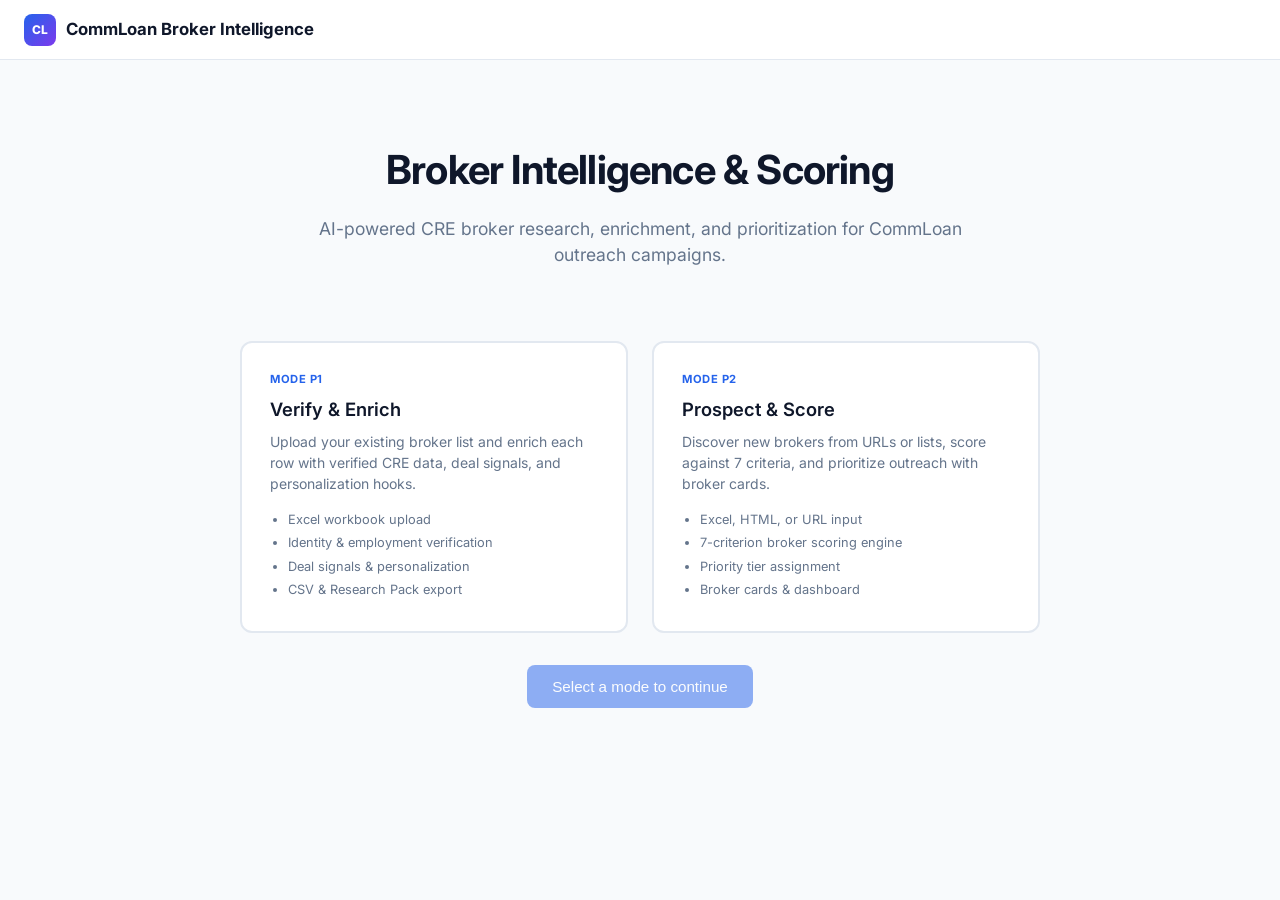
<file: index.html>
<!DOCTYPE html>
<html lang="en">
<head>
  <meta charset="UTF-8" />
  <meta name="viewport" content="width=device-width, initial-scale=1.0" />
  <title>CommLoan Broker Intelligence</title>
  <link rel="preconnect" href="https://fonts.googleapis.com" />
  <link href="https://fonts.googleapis.com/css2?family=Inter:wght@400;500;600;700;800&display=swap" rel="stylesheet" />
  <link rel="stylesheet" href="css/styles.css" />
</head>
<body>
  <div class="app-shell">
    <header class="site-header" id="site-header"></header>
    <main class="main-content">
      <section class="hero">
        <h1>Broker Intelligence &amp; Scoring</h1>
        <p>AI-powered CRE broker research, enrichment, and prioritization for CommLoan outreach campaigns.</p>
      </section>

      <div class="mode-cards" id="mode-cards">
        <div class="mode-card" data-mode="p1" id="mode-p1">
          <div class="mode-label">Mode P1</div>
          <h3>Verify &amp; Enrich</h3>
          <p>Upload your existing broker list and enrich each row with verified CRE data, deal signals, and personalization hooks.</p>
          <ul>
            <li>Excel workbook upload</li>
            <li>Identity &amp; employment verification</li>
            <li>Deal signals &amp; personalization</li>
            <li>CSV &amp; Research Pack export</li>
          </ul>
        </div>
        <div class="mode-card" data-mode="p2" id="mode-p2">
          <div class="mode-label">Mode P2</div>
          <h3>Prospect &amp; Score</h3>
          <p>Discover new brokers from URLs or lists, score against 7 criteria, and prioritize outreach with broker cards.</p>
          <ul>
            <li>Excel, HTML, or URL input</li>
            <li>7-criterion broker scoring engine</li>
            <li>Priority tier assignment</li>
            <li>Broker cards &amp; dashboard</li>
          </ul>
        </div>
      </div>

      <div class="text-center">
        <button class="btn btn-primary btn-lg" id="btn-start" disabled>Select a mode to continue</button>
      </div>
    </main>
  </div>

  <div class="demo-overlay hidden" id="demo-overlay">
    <div class="demo-modal">
      <h2>Enter Demo</h2>
      <p>Prototype mode — no credentials required. Click below to start the interactive demo.</p>
      <button class="btn btn-primary" style="width:100%" id="btn-enter-demo">Enter Demo →</button>
    </div>
  </div>

  <script src="js/data.js"></script>
  <script src="js/prospects-data.js"></script>
  <script src="js/scoring.js"></script>
  <script src="js/app.js"></script>
  <script>
    renderHeader("index.html");

    let selectedMode = AppState.getMode();
    const cards = document.querySelectorAll(".mode-card");
    const btnStart = document.getElementById("btn-start");
    const overlay = document.getElementById("demo-overlay");

    function selectMode(mode) {
      selectedMode = mode;
      cards.forEach((c) => c.classList.toggle("selected", c.dataset.mode === mode));
      btnStart.disabled = false;
      btnStart.textContent = mode === "p2" ? "Start P2 — Prospect & Score →" : "Start P1 — Verify & Enrich →";
    }

    if (selectedMode) selectMode(selectedMode);

    cards.forEach((card) => {
      card.addEventListener("click", () => selectMode(card.dataset.mode));
    });

    btnStart.addEventListener("click", () => {
      if (!selectedMode) return;
      AppState.setMode(selectedMode);
      if (!AppState.isDemo()) {
        overlay.classList.remove("hidden");
      } else {
        window.location.href = "input.html";
      }
    });

    document.getElementById("btn-enter-demo").addEventListener("click", () => {
      AppState.enterDemo();
      AppState.set({ extracted: null, brokers: null, previewApproved: false, processingComplete: false, inputType: "excel" });
      overlay.classList.add("hidden");
      window.location.href = "input.html";
    });

    if (AppState.isDemo() && selectedMode) {
      btnStart.textContent = "Continue to Input →";
    }
  </script>
</body>
</html>
</file>
<file: css/styles.css>
/* CommLoan Broker Intelligence — HTML Prototype */

:root {
  --bg: #f8fafc;
  --surface: #ffffff;
  --border: #e2e8f0;
  --text: #0f172a;
  --text-muted: #64748b;
  --primary: #2563eb;
  --primary-hover: #1d4ed8;
  --primary-light: #eff6ff;
  --success: #059669;
  --success-bg: #ecfdf5;
  --warning: #d97706;
  --warning-bg: #fffbeb;
  --danger: #dc2626;
  --danger-bg: #fef2f2;
  --radius: 10px;
  --shadow: 0 1px 3px rgba(15, 23, 42, 0.08), 0 4px 12px rgba(15, 23, 42, 0.04);
  --shadow-lg: 0 4px 24px rgba(15, 23, 42, 0.1);
  --font: "Inter", system-ui, -apple-system, sans-serif;
}

*, *::before, *::after { box-sizing: border-box; margin: 0; padding: 0; }

html { scroll-behavior: smooth; }

body {
  font-family: var(--font);
  background: var(--bg);
  color: var(--text);
  line-height: 1.5;
  min-height: 100vh;
}

a { color: var(--primary); text-decoration: none; }
a:hover { text-decoration: underline; }

/* Layout */
.app-shell { min-height: 100vh; display: flex; flex-direction: column; }

.site-header {
  background: var(--surface);
  border-bottom: 1px solid var(--border);
  padding: 0 1.5rem;
  height: 60px;
  display: flex;
  align-items: center;
  justify-content: space-between;
  position: sticky;
  top: 0;
  z-index: 100;
}

.logo {
  display: flex;
  align-items: center;
  gap: 0.6rem;
  font-weight: 700;
  font-size: 1.05rem;
  color: var(--text);
  text-decoration: none;
}

.logo-icon {
  width: 32px;
  height: 32px;
  background: linear-gradient(135deg, #2563eb, #7c3aed);
  border-radius: 8px;
  display: flex;
  align-items: center;
  justify-content: center;
  color: white;
  font-size: 0.75rem;
  font-weight: 800;
}

.header-nav { display: flex; align-items: center; gap: 0.5rem; }

.mode-pill {
  font-size: 0.75rem;
  font-weight: 600;
  padding: 0.25rem 0.75rem;
  border-radius: 999px;
  background: var(--primary-light);
  color: var(--primary);
}

.main-content { flex: 1; padding: 2rem 1.5rem; max-width: 1200px; margin: 0 auto; width: 100%; }
.main-content.wide { max-width: 1400px; }

/* Typography */
h1 { font-size: 1.875rem; font-weight: 700; letter-spacing: -0.02em; }
h2 { font-size: 1.25rem; font-weight: 600; }
h3 { font-size: 1rem; font-weight: 600; }
.page-title { margin-bottom: 0.35rem; }
.page-subtitle { color: var(--text-muted); margin-bottom: 2rem; font-size: 0.95rem; }

/* Buttons */
.btn {
  display: inline-flex;
  align-items: center;
  justify-content: center;
  gap: 0.4rem;
  padding: 0.55rem 1.1rem;
  border-radius: 8px;
  font-size: 0.875rem;
  font-weight: 500;
  border: 1px solid transparent;
  cursor: pointer;
  transition: all 0.15s;
  text-decoration: none;
  white-space: nowrap;
}

.btn:hover { text-decoration: none; }
.btn-primary { background: var(--primary); color: white; }
.btn-primary:hover { background: var(--primary-hover); }
.btn-secondary { background: var(--surface); color: var(--text); border-color: var(--border); }
.btn-secondary:hover { background: var(--bg); }
.btn-ghost { background: transparent; color: var(--text-muted); }
.btn-ghost:hover { background: var(--bg); color: var(--text); }
.btn-success { background: var(--success); color: white; }
.btn-lg { padding: 0.75rem 1.5rem; font-size: 0.95rem; }
.btn-sm { padding: 0.35rem 0.75rem; font-size: 0.8rem; }
.btn:disabled { opacity: 0.5; cursor: not-allowed; }

/* Cards */
.card {
  background: var(--surface);
  border: 1px solid var(--border);
  border-radius: var(--radius);
  box-shadow: var(--shadow);
  padding: 1.5rem;
}

.card-hover:hover {
  border-color: #cbd5e1;
  box-shadow: var(--shadow-lg);
  transform: translateY(-1px);
  transition: all 0.2s;
}

/* Grid */
.grid-2 { display: grid; grid-template-columns: repeat(2, 1fr); gap: 1.25rem; }
.grid-3 { display: grid; grid-template-columns: repeat(3, 1fr); gap: 1.25rem; }
.grid-4 { display: grid; grid-template-columns: repeat(4, 1fr); gap: 1rem; }

@media (max-width: 900px) {
  .grid-2, .grid-3, .grid-4 { grid-template-columns: 1fr; }
}

/* Landing */
.hero {
  text-align: center;
  padding: 3rem 1rem 2rem;
  max-width: 720px;
  margin: 0 auto;
}

.hero h1 { font-size: 2.5rem; margin-bottom: 1rem; }
.hero p { color: var(--text-muted); font-size: 1.1rem; margin-bottom: 2.5rem; }

.mode-cards { display: grid; grid-template-columns: 1fr 1fr; gap: 1.5rem; max-width: 800px; margin: 0 auto 2rem; }

.mode-card {
  background: var(--surface);
  border: 2px solid var(--border);
  border-radius: 12px;
  padding: 1.75rem;
  cursor: pointer;
  text-align: left;
  transition: all 0.2s;
}

.mode-card:hover, .mode-card.selected {
  border-color: var(--primary);
  box-shadow: 0 0 0 3px var(--primary-light);
}

.mode-card .mode-label {
  font-size: 0.7rem;
  font-weight: 700;
  text-transform: uppercase;
  letter-spacing: 0.05em;
  color: var(--primary);
  margin-bottom: 0.5rem;
}

.mode-card h3 { font-size: 1.15rem; margin-bottom: 0.5rem; }
.mode-card p { color: var(--text-muted); font-size: 0.875rem; }

.mode-card ul { margin-top: 1rem; padding-left: 1.1rem; color: var(--text-muted); font-size: 0.8rem; }
.mode-card ul li { margin-bottom: 0.25rem; }

/* Forms */
.form-group { margin-bottom: 1.25rem; }
.form-label { display: block; font-size: 0.875rem; font-weight: 500; margin-bottom: 0.4rem; }
.form-input, .form-select, .form-textarea {
  width: 100%;
  padding: 0.6rem 0.85rem;
  border: 1px solid var(--border);
  border-radius: 8px;
  font-size: 0.875rem;
  font-family: inherit;
  background: var(--surface);
  transition: border-color 0.15s;
}

.form-input:focus, .form-select:focus, .form-textarea:focus {
  outline: none;
  border-color: var(--primary);
  box-shadow: 0 0 0 3px var(--primary-light);
}

/* Tabs */
.tabs { display: flex; gap: 0; border-bottom: 1px solid var(--border); margin-bottom: 1.5rem; }
.tab {
  padding: 0.75rem 1.25rem;
  font-size: 0.875rem;
  font-weight: 500;
  color: var(--text-muted);
  cursor: pointer;
  border-bottom: 2px solid transparent;
  margin-bottom: -1px;
  background: none;
  border-top: none;
  border-left: none;
  border-right: none;
  font-family: inherit;
}

.tab:hover { color: var(--text); }
.tab.active { color: var(--primary); border-bottom-color: var(--primary); }
.tab.disabled { opacity: 0.4; cursor: not-allowed; pointer-events: none; }

.tab-panel { display: none; }
.tab-panel.active { display: block; }

/* File upload */
.upload-zone {
  border: 2px dashed var(--border);
  border-radius: 12px;
  padding: 3rem 2rem;
  text-align: center;
  cursor: pointer;
  transition: all 0.2s;
  background: var(--bg);
}

.upload-zone:hover, .upload-zone.dragover {
  border-color: var(--primary);
  background: var(--primary-light);
}

.upload-zone .upload-icon { font-size: 2.5rem; margin-bottom: 0.75rem; }
.upload-zone p { color: var(--text-muted); font-size: 0.875rem; }
.upload-zone .file-name { margin-top: 0.75rem; font-weight: 600; color: var(--success); }

/* Table */
.table-wrap { overflow-x: auto; border: 1px solid var(--border); border-radius: var(--radius); }
.table-wrap table { min-width: 1200px; }
.cell-truncate {
  max-width: 200px;
  font-size: 0.8rem;
  display: -webkit-box;
  -webkit-line-clamp: 2;
  -webkit-box-orient: vertical;
  overflow: hidden;
}
table { width: 100%; border-collapse: collapse; font-size: 0.85rem; }
thead { background: var(--bg); }
th {
  text-align: left;
  padding: 0.75rem 1rem;
  font-weight: 600;
  color: var(--text-muted);
  font-size: 0.75rem;
  text-transform: uppercase;
  letter-spacing: 0.04em;
  border-bottom: 1px solid var(--border);
  white-space: nowrap;
}

td { padding: 0.75rem 1rem; border-bottom: 1px solid var(--border); vertical-align: middle; }
tr:last-child td { border-bottom: none; }
tr:hover td { background: #f1f5f9; }
tr.clickable { cursor: pointer; }

/* Badges */
.badge {
  display: inline-flex;
  align-items: center;
  padding: 0.2rem 0.6rem;
  border-radius: 999px;
  font-size: 0.7rem;
  font-weight: 600;
  white-space: nowrap;
}

.badge-priority { background: var(--success-bg); color: var(--success); }
.badge-nurture { background: var(--warning-bg); color: var(--warning); }
.badge-low { background: #f1f5f9; color: var(--text-muted); }
.badge-complete { background: var(--success-bg); color: var(--success); }
.badge-partial { background: var(--warning-bg); color: var(--warning); }
.badge-review { background: var(--danger-bg); color: var(--danger); }
.badge-high { background: var(--success-bg); color: var(--success); }
.badge-medium { background: var(--warning-bg); color: var(--warning); }

/* Score colors */
.score-high { color: var(--success); font-weight: 700; }
.score-mid { color: var(--warning); font-weight: 700; }
.score-low { color: var(--text-muted); font-weight: 600; }

/* Progress */
.progress-header { display: flex; justify-content: space-between; align-items: center; margin-bottom: 1.5rem; }
.progress-stats { display: grid; grid-template-columns: repeat(4, 1fr); gap: 1rem; margin-bottom: 2rem; }
.stat-card { background: var(--surface); border: 1px solid var(--border); border-radius: var(--radius); padding: 1.25rem; }
.stat-card .stat-value { font-size: 1.75rem; font-weight: 700; }
.stat-card .stat-label { font-size: 0.8rem; color: var(--text-muted); margin-top: 0.25rem; }

.progress-bar-wrap { background: var(--border); border-radius: 999px; height: 8px; overflow: hidden; margin-bottom: 0.5rem; }
.progress-bar { height: 100%; background: linear-gradient(90deg, var(--primary), #7c3aed); border-radius: 999px; transition: width 0.4s ease; }

.process-list { list-style: none; }
.process-item {
  display: flex;
  align-items: flex-start;
  gap: 1rem;
  padding: 1rem 0;
  border-bottom: 1px solid var(--border);
}

.process-item:last-child { border-bottom: none; }

.process-icon {
  width: 28px;
  height: 28px;
  border-radius: 50%;
  display: flex;
  align-items: center;
  justify-content: center;
  font-size: 0.75rem;
  flex-shrink: 0;
}

.process-icon.pending { background: #f1f5f9; color: var(--text-muted); }
.process-icon.active { background: var(--primary-light); color: var(--primary); animation: pulse 1.5s infinite; }
.process-icon.done { background: var(--success-bg); color: var(--success); }

@keyframes pulse {
  0%, 100% { opacity: 1; }
  50% { opacity: 0.6; }
}

.process-item .process-title { font-weight: 500; font-size: 0.9rem; }
.process-item .process-desc { font-size: 0.8rem; color: var(--text-muted); }

/* Broker detail */
.detail-grid { display: grid; grid-template-columns: 2fr 1fr; gap: 1.5rem; }
@media (max-width: 900px) { .detail-grid { grid-template-columns: 1fr; } }

.detail-section { margin-bottom: 1.5rem; }
.detail-section h3 { margin-bottom: 0.75rem; padding-bottom: 0.5rem; border-bottom: 1px solid var(--border); }

.field-row { display: grid; grid-template-columns: 160px 1fr; gap: 0.5rem; padding: 0.5rem 0; font-size: 0.875rem; }
.field-label { color: var(--text-muted); font-weight: 500; }
.field-value { color: var(--text); }

.score-breakdown { list-style: none; }
.score-breakdown li {
  display: flex;
  align-items: center;
  justify-content: space-between;
  padding: 0.6rem 0;
  border-bottom: 1px solid var(--border);
  font-size: 0.875rem;
}

.score-bar-wrap { flex: 1; margin: 0 1rem; background: var(--border); border-radius: 4px; height: 6px; }
.score-bar { height: 100%; background: var(--primary); border-radius: 4px; }

.score-total {
  text-align: center;
  padding: 1.5rem;
  background: var(--primary-light);
  border-radius: var(--radius);
  margin-bottom: 1rem;
}

.score-total .score-number { font-size: 3rem; font-weight: 800; color: var(--primary); line-height: 1; }

/* Broker card (print) */
.broker-card-print {
  max-width: 700px;
  margin: 0 auto;
  background: white;
  border: 1px solid var(--border);
  border-radius: 12px;
  overflow: hidden;
}

.broker-card-header {
  background: linear-gradient(135deg, #1e3a8a, #2563eb);
  color: white;
  padding: 2rem;
}

.broker-card-header h2 { font-size: 1.5rem; color: white; }
.broker-card-header p { opacity: 0.85; font-size: 0.9rem; margin-top: 0.25rem; }

.broker-card-body { padding: 1.5rem 2rem; }
.broker-card-score {
  display: flex;
  align-items: center;
  gap: 1.5rem;
  padding: 1rem;
  background: var(--bg);
  border-radius: 8px;
  margin-bottom: 1.5rem;
}

/* Dashboard */
.metric-grid { display: grid; grid-template-columns: repeat(auto-fit, minmax(180px, 1fr)); gap: 1rem; margin-bottom: 2rem; }
.metric-card {
  background: var(--surface);
  border: 1px solid var(--border);
  border-radius: var(--radius);
  padding: 1.25rem;
}

.metric-card .metric-value { font-size: 2rem; font-weight: 700; }
.metric-card .metric-label { font-size: 0.8rem; color: var(--text-muted); }

.tier-chart { display: flex; gap: 0.5rem; height: 120px; align-items: flex-end; margin: 1rem 0; }
.tier-bar { flex: 1; border-radius: 6px 6px 0 0; display: flex; flex-direction: column; align-items: center; justify-content: flex-end; padding-bottom: 0.5rem; min-height: 20px; }
.tier-bar.priority { background: #34d399; }
.tier-bar.nurture { background: #fbbf24; }
.tier-bar.low { background: #cbd5e1; }
.tier-bar span { font-size: 0.7rem; font-weight: 700; color: var(--text); margin-top: 0.5rem; }

/* Toolbar */
.toolbar {
  display: flex;
  align-items: center;
  justify-content: space-between;
  flex-wrap: wrap;
  gap: 0.75rem;
  margin-bottom: 1.25rem;
}

.toolbar-left, .toolbar-right { display: flex; align-items: center; gap: 0.5rem; flex-wrap: wrap; }

.search-input {
  padding: 0.5rem 0.85rem 0.5rem 2.25rem;
  border: 1px solid var(--border);
  border-radius: 8px;
  font-size: 0.875rem;
  width: 240px;
  background: var(--surface) url("data:image/svg+xml,%3Csvg xmlns='http://www.w3.org/2000/svg' width='16' height='16' fill='%2364748b' viewBox='0 0 16 16'%3E%3Cpath d='M11.742 10.344a6.5 6.5 0 1 0-1.397 1.398h-.001l3.85 3.85a1 1 0 0 0 1.415-1.414l-3.85-3.85zm-5.242 1.156a5 5 0 1 1 0-10 5 5 0 0 1 0 10z'/%3E%3C/svg%3E") no-repeat 0.65rem center;
}

/* Breadcrumb */
.breadcrumb { display: flex; align-items: center; gap: 0.5rem; font-size: 0.85rem; color: var(--text-muted); margin-bottom: 1.25rem; }
.breadcrumb a { color: var(--text-muted); }
.breadcrumb a:hover { color: var(--primary); }
.breadcrumb .sep { color: #cbd5e1; }

/* Demo gate */
.demo-overlay {
  position: fixed;
  inset: 0;
  background: rgba(15, 23, 42, 0.5);
  display: flex;
  align-items: center;
  justify-content: center;
  z-index: 200;
}

.demo-modal {
  background: var(--surface);
  border-radius: 12px;
  padding: 2rem;
  width: 100%;
  max-width: 400px;
  box-shadow: var(--shadow-lg);
}

.demo-modal h2 { margin-bottom: 0.5rem; }
.demo-modal p { color: var(--text-muted); font-size: 0.875rem; margin-bottom: 1.5rem; }

/* Utilities */
.flex { display: flex; }
.flex-between { display: flex; justify-content: space-between; align-items: center; }
.gap-1 { gap: 0.5rem; }
.gap-2 { gap: 1rem; }
.mt-1 { margin-top: 0.5rem; }
.mt-2 { margin-top: 1rem; }
.mt-3 { margin-top: 1.5rem; }
.mb-2 { margin-bottom: 1rem; }
.text-muted { color: var(--text-muted); }
.text-sm { font-size: 0.875rem; }
.text-center { text-align: center; }
.hidden { display: none !important; }

/* Print */
@media print {
  .site-header, .toolbar, .no-print, .breadcrumb { display: none !important; }
  .main-content { padding: 0; max-width: 100%; }
  body { background: white; }
}
</file>
